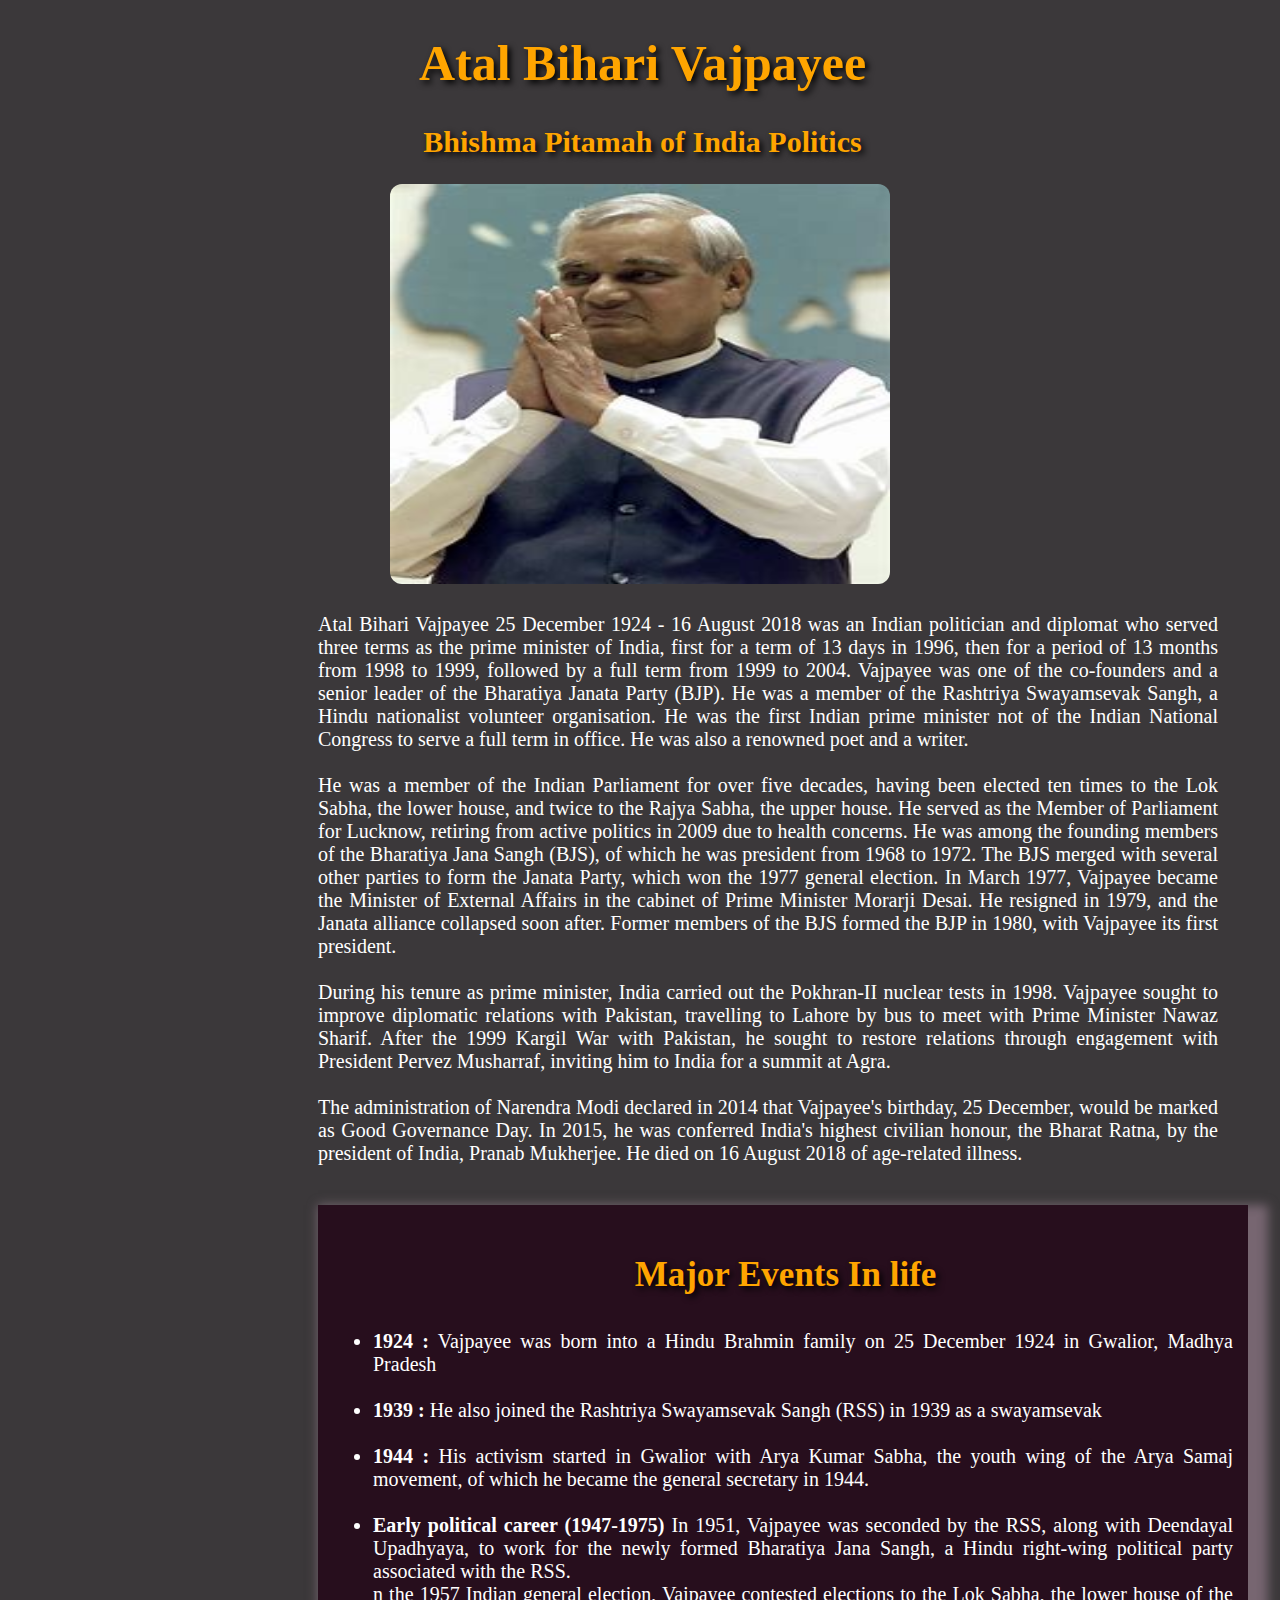
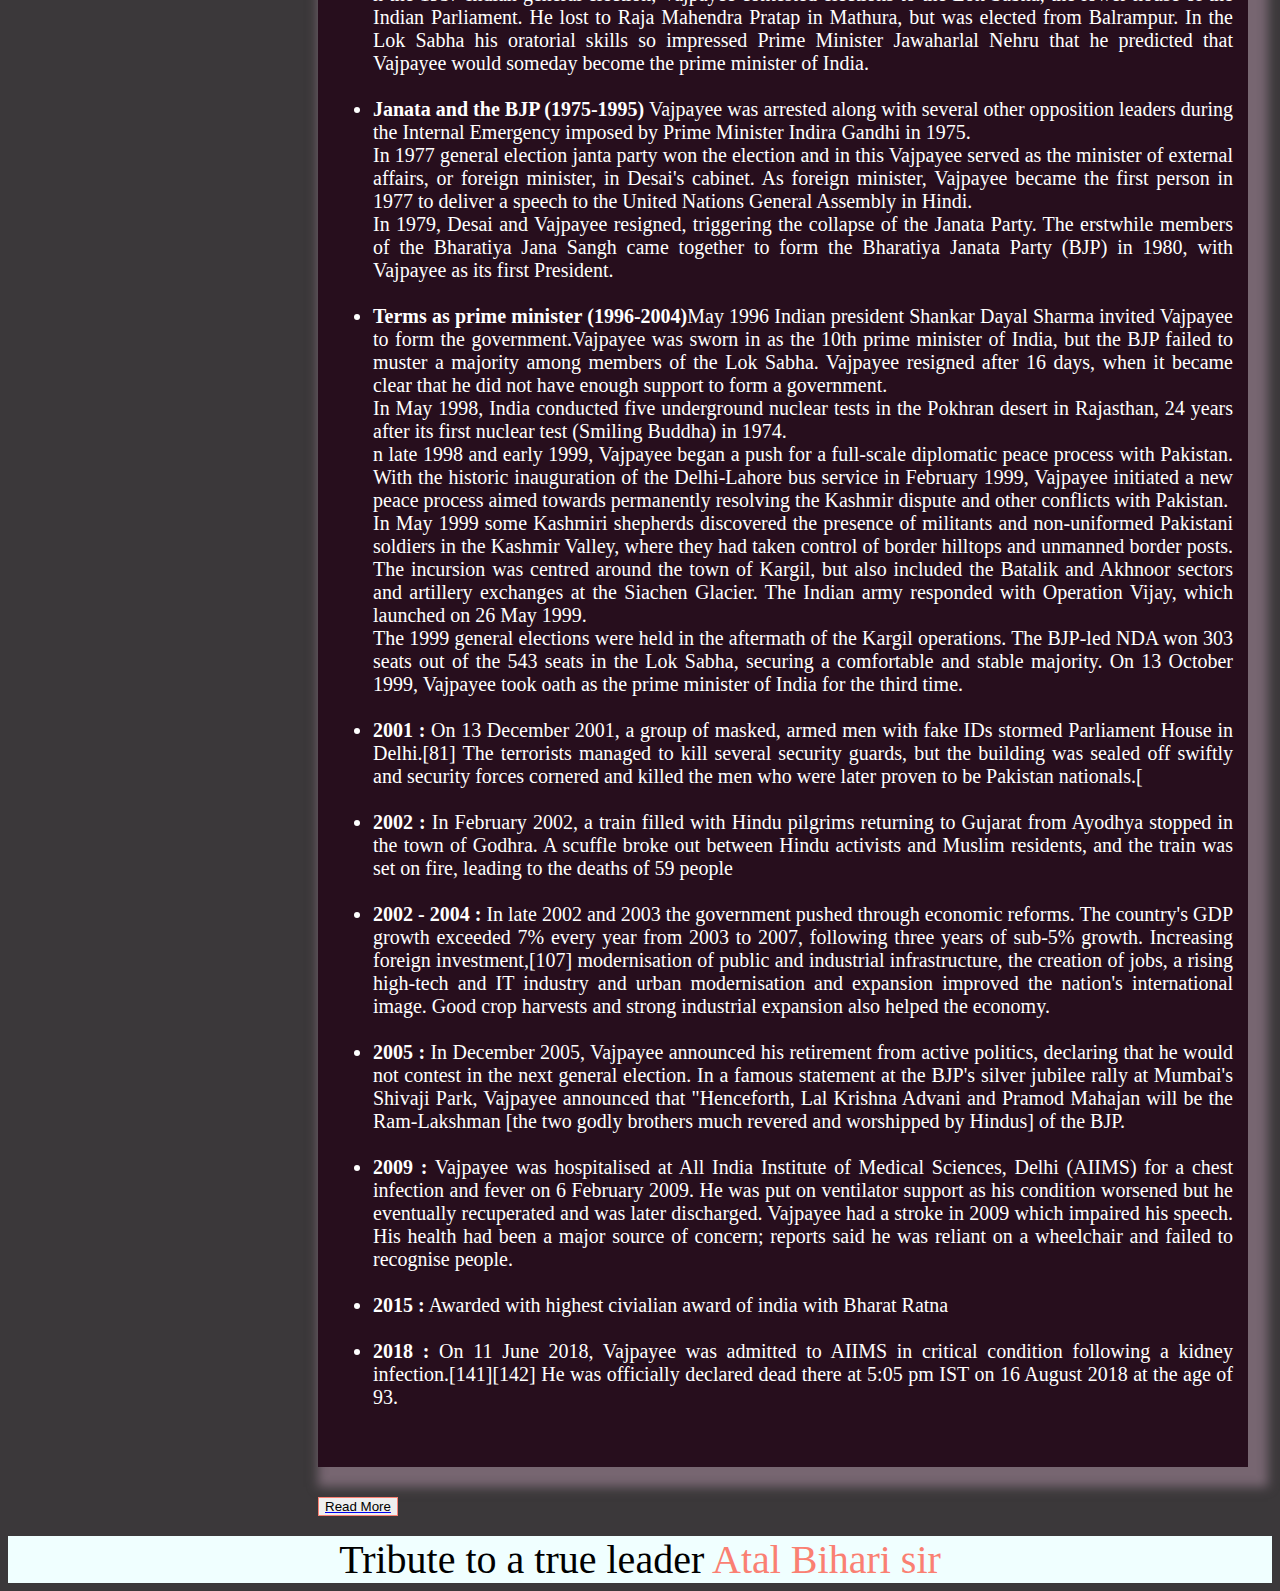
<file: Task1 Tribute page/index.html>
<!DOCTYPE html>
<html lang="en">

<head>
    <meta charset="UTF-8">
    <meta http-equiv="X-UA-Compatible" content="IE=edge">
    <meta name="viewport" content="width=device-width, initial-scale=1.0">
    <title>Tribute Page</title>
    <link rel="stylesheet" href="./style.css">
</head>

<body>
    <h1>Atal Bihari Vajpayee</h1>

    <h2> Bhishma Pitamah of India Politics</h2>

    <img src="./image/main.png" alt=" Lata Mangeshkar " id="img">

    <p id="caption"> Atal Bihari Vajpayee 25 December 1924 - 16 August 2018 was an Indian politician and diplomat who
        served three terms as the prime minister of India, first for a term of 13 days in 1996, then for a period of 13
        months from 1998 to 1999, followed by a full term from 1999 to 2004. Vajpayee was one of the co-founders and a
        senior leader of the Bharatiya Janata Party (BJP). He was a member of the Rashtriya Swayamsevak Sangh, a Hindu
        nationalist volunteer organisation. He was the first Indian prime minister not of the Indian National Congress
        to serve a full term in office. He was also a renowned poet and a writer. <br><br>

        He was a member of the Indian Parliament for over five decades, having been elected ten times to the Lok Sabha,
        the lower house, and twice to the Rajya Sabha, the upper house. He served as the Member of Parliament for
        Lucknow, retiring from active politics in 2009 due to health concerns. He was among the founding members of the
        Bharatiya Jana Sangh (BJS), of which he was president from 1968 to 1972. The BJS merged with several other
        parties to form the Janata Party, which won the 1977 general election. In March 1977, Vajpayee became the
        Minister of External Affairs in the cabinet of Prime Minister Morarji Desai. He resigned in 1979, and the Janata
        alliance collapsed soon after. Former members of the BJS formed the BJP in 1980, with Vajpayee its first
        president.
        <br><br>
        During his tenure as prime minister, India carried out the Pokhran-II nuclear tests in 1998. Vajpayee sought to
        improve diplomatic relations with Pakistan, travelling to Lahore by bus to meet with Prime Minister Nawaz
        Sharif. After the 1999 Kargil War with Pakistan, he sought to restore relations through engagement with
        President Pervez Musharraf, inviting him to India for a summit at Agra.
        <br><br>
        The administration of Narendra Modi declared in 2014 that Vajpayee's birthday, 25 December, would be marked as
        Good Governance Day. In 2015, he was conferred India's highest civilian honour, the Bharat Ratna, by the
        president of India, Pranab Mukherjee. He died on 16 August 2018 of age-related illness.
    </p>

    <div class="data">

        <h3>
            Major Events In life
        </h3>
        <ul>
            <li> <b>1924 :</b> Vajpayee was born into a Hindu Brahmin family on 25 December 1924 in Gwalior, Madhya
                Pradesh</li> <br>

            <li> <b> 1939 : </b> He also joined the Rashtriya Swayamsevak Sangh (RSS) in 1939 as a swayamsevak</li> <br>

            <li> <b>1944 : </b> His activism started in Gwalior with Arya Kumar Sabha, the youth wing of the Arya Samaj
                movement, of which he became the general secretary in 1944.</li> <br>

            <li> <b>Early political career (1947-1975) </b> In 1951, Vajpayee was seconded by the RSS, along with
                Deendayal Upadhyaya, to work for the newly formed Bharatiya Jana Sangh, a Hindu right-wing political
                party associated with the RSS.
                <br>n the 1957 Indian general election, Vajpayee contested elections to the Lok Sabha, the lower house
                of the Indian Parliament. He lost to Raja Mahendra Pratap in Mathura, but was elected from Balrampur. In
                the Lok Sabha his oratorial skills so impressed Prime Minister Jawaharlal Nehru that he predicted that
                Vajpayee would someday become the prime minister of India.
            </li> <br>

            <li> <b>Janata and the BJP (1975-1995)</b> Vajpayee was arrested along with several other opposition leaders
                during the Internal Emergency imposed by Prime Minister Indira Gandhi in 1975. <br>In 1977 general
                election janta party won the election and in this Vajpayee served as the minister of external affairs,
                or foreign minister, in Desai's cabinet. As foreign minister, Vajpayee became the first person in 1977
                to deliver a speech to the United Nations General Assembly in Hindi. <br>In 1979, Desai and Vajpayee
                resigned, triggering the collapse of the Janata Party. The erstwhile members of the Bharatiya Jana Sangh
                came together to form the Bharatiya Janata Party (BJP) in 1980, with Vajpayee as its first President.
            </li> <br>

            <li> <b>Terms as prime minister (1996-2004)</b>May 1996 Indian president Shankar Dayal Sharma invited
                Vajpayee to form the government.Vajpayee was sworn in as the 10th prime minister of India, but the BJP
                failed to muster a majority among members of the Lok Sabha. Vajpayee resigned after 16 days, when it
                became clear that he did not have enough support to form a government. <br> In May 1998, India conducted
                five underground nuclear tests in the Pokhran desert in Rajasthan, 24 years after its first nuclear test
                (Smiling Buddha) in 1974. <br> n late 1998 and early 1999, Vajpayee began a push for a full-scale
                diplomatic peace process with Pakistan. With the historic inauguration of the Delhi-Lahore bus service
                in February 1999, Vajpayee initiated a new peace process aimed towards permanently resolving the Kashmir
                dispute and other conflicts with Pakistan. <br> In May 1999 some Kashmiri shepherds discovered the
                presence of militants and non-uniformed Pakistani soldiers in the Kashmir Valley, where they had taken
                control of border hilltops and unmanned border posts. The incursion was centred around the town of
                Kargil, but also included the Batalik and Akhnoor sectors and artillery exchanges at the Siachen
                Glacier.
                The Indian army responded with Operation Vijay, which launched on 26 May 1999. <br> The 1999 general
                elections were held in the aftermath of the Kargil operations. The BJP-led NDA won 303 seats out of the
                543 seats in the Lok Sabha, securing a comfortable and stable majority. On 13 October 1999, Vajpayee
                took oath as the prime minister of India for the third time. </li> <br>

            <li> <b>2001 :</b> On 13 December 2001, a group of masked, armed men with fake IDs stormed Parliament House in Delhi.[81] The terrorists managed to kill several security guards, but the building was sealed off swiftly and security forces cornered and killed the men who were later proven to be Pakistan nationals.[</li> <br>

            <li> <b>2002 :</b> In February 2002, a train filled with Hindu pilgrims returning to Gujarat from Ayodhya stopped in the town of Godhra. A scuffle broke out between Hindu activists and Muslim residents, and the train was set on fire, leading to the deaths of 59 people</li> <br>

            <li> <b>2002 - 2004 :</b> In late 2002 and 2003 the government pushed through economic reforms. The country's GDP growth exceeded 7% every year from 2003 to 2007, following three years of sub-5% growth. Increasing foreign investment,[107] modernisation of public and industrial infrastructure, the creation of jobs, a rising high-tech and IT industry and urban modernisation and expansion improved the nation's international image. Good crop harvests and strong industrial expansion also helped the economy.</li> <br>

            <li> <b> 2005 :</b> In December 2005, Vajpayee announced his retirement from active politics, declaring that he would not contest in the next general election. In a famous statement at the BJP's silver jubilee rally at Mumbai's Shivaji Park, Vajpayee announced that "Henceforth, Lal Krishna Advani and Pramod Mahajan will be the Ram-Lakshman [the two godly brothers much revered and worshipped by Hindus] of the BJP.</li> <br>

            <li> <b> 2009 :</b> Vajpayee was hospitalised at All India Institute of Medical Sciences, Delhi (AIIMS) for a chest infection and fever on 6 February 2009. He was put on ventilator support as his condition worsened but he eventually recuperated and was later discharged. Vajpayee had a stroke in 2009 which impaired his speech. His health had been a major source of concern; reports said he was reliant on a wheelchair and failed to recognise people. </li> <br>

            <li> <b>2015 :</b> Awarded with highest civialian award of india with Bharat Ratna</li> <br>

            <li> <b> 2018 :</b> On 11 June 2018, Vajpayee was admitted to AIIMS in critical condition following a kidney infection.[141][142] He was officially declared dead there at 5:05 pm IST on 16 August 2018 at the age of 93.
            </li> <br>

        </ul>
    </div>
    <div class="link">
        <a href="http://https://en.wikipedia.org/wiki/Atal_Bihari_Vajpayee#:~:text=Atal%20Bihari%20Vajpayee%20%28%20Hindustani%20pronunciation%3A%20%5B%C9%99%CA%88%C9%99l%20b%C9%AA%C9%A6a%CB%90%C9%BEi%CB%90,by%20a%20full%20term%20from%201999%20to%202004."><button class="btn">Read More</button></a>
    </div>
    <footer>Tribute to a true leader <span>Atal Bihari sir</span></footer>
</body>

</html>
</file>
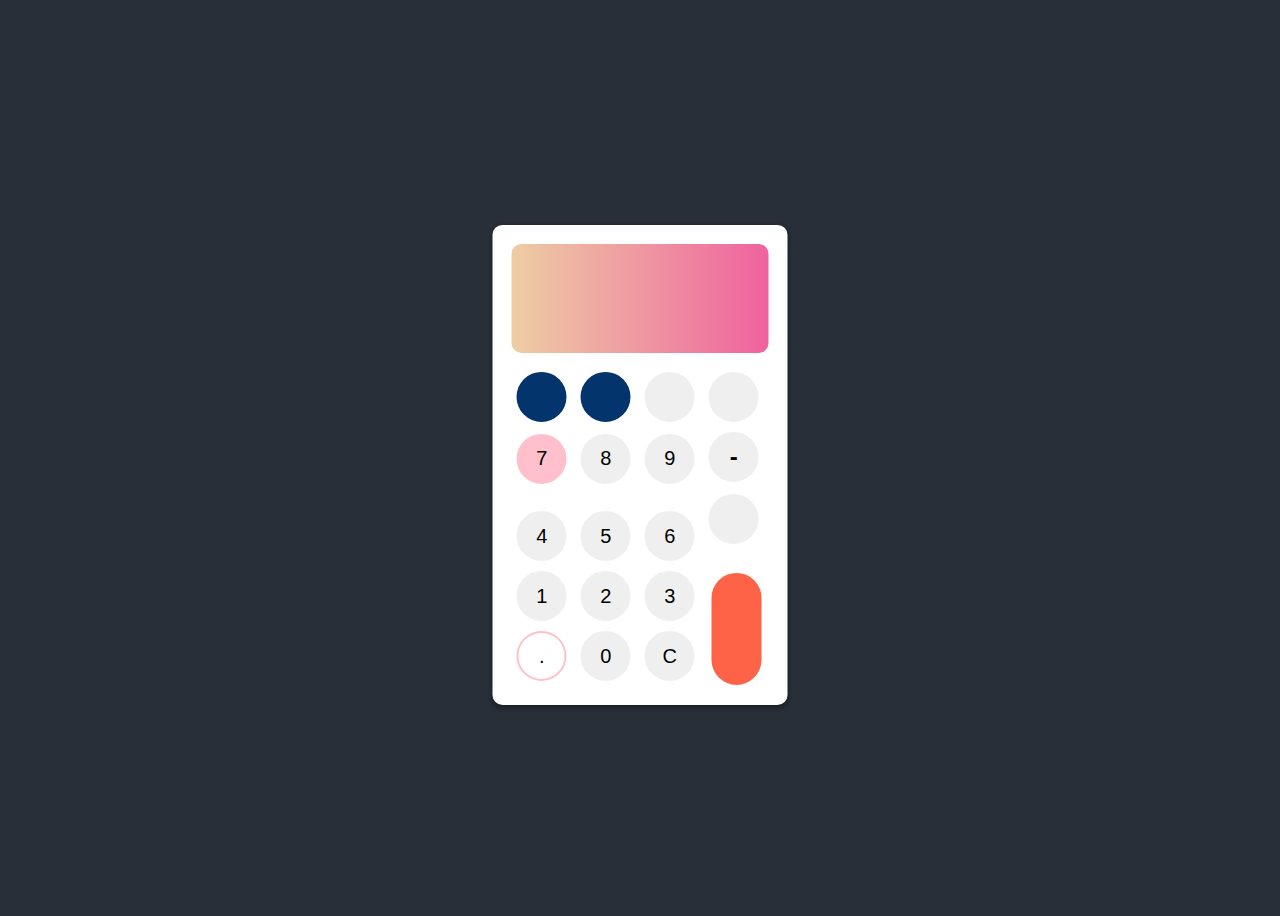
<file: Task2 Calculator/index.html>
<!DOCTYPE html>
<html>
    <head>
    
    <meta charset="UTF-8">
    <meta name="viewport" content="width=device-width, initial-scale=1.0, user-scalable=no"> 
    
    <link rel="stylesheet" href="https://use.fontawesome.com/releases/v5.3.1/css/all.css" integrity="sha384-mzrmE5qonljUremFsqc01SB46JvROS7bZs3IO2EmfFsd15uHvIt+Y8vEf7N7fWAU" crossorigin="anonymous">
    <link rel="stylesheet" href="style.css">
             
        
    <title>Simple Calculator</title>
    
    </head>
    
    <body>
   
    <!-- Container  --> 
    <div id="container">
        
        <div id="output" >
        <div id="output1" ></div>     
        <div id="output2" ></div>
        </div>
        
         <!-- Keypad  -->
         <div id="keypad" >
          
          <div class="set">
              
           <button type="text" id="back" class="button" onclick="back()"><i class="fas fa-backspace"></i></button>
            <button type="text" id="operators" class="button" onclick="view('*')"><i class="fas fa-times"></i></button>
           <button type="text"  class="button" onclick="view('/')"><i class="fas fa-divide"></i></button>
            <button type="text"  class="button" onclick="view('+')"><i class="fas fa-plus"></i></button>   
          </div>
          
          <div class="set">
              
           <button type="number" id="numbers" class="button" onclick="view(7)">7</button>
          <button type="number"  class="button" onclick="view(8)">8</button>
           <button type="number"  class="button" onclick="view(9)">9</button>
            <button type="text"  class="button" onclick="view('-')"><big><b>-</b></big></button>   
          </div>
          
          <div class="set">
              
           <button type="number"  class="button" onclick="view(4)">4</button>
          <button type="number"  class="button" onclick="view(5)">5</button>
           <button type="text"  class="button" onclick="view(6)">6</button>
            <button type="number"  class="button" onclick="view('%')"><b><i class="fas fa-percent"></i></b></button>   
          </div>
          
          <div class="set">
              
           <button type="number"  class="button" onclick="view(1)">1</button>
          <button type="number"  class="button" onclick="view(2)">2</button>
           <button type="number"  class="button" onclick="view(3)">3</button>
            <button type="text" id="equal" onclick="eq()"><i class="fas fa-equals"></i></button>
          </div>
          
          
          <div class="set">
           <button type="text" id="Snumber" class="button" onclick="view('.')">.</button>
          <button type="number"  class="button" onclick="view(0)">0</button>
           <button type="text"  class="button" onclick="clr()">C</button>
            
          </div>
          
         
             
         </div>
    </div>
    <script src="./index.js"></script>
   
    
    </body>
</html>

 <!--   -->
</file>
<file: Task1 Tribute page/style.css>
body{
    background-color: rgb(59, 56, 58);
    text-align:center ;
}
h1{
    font-size: 50px;
    color:orange;
    text-align:center;
    text-shadow: 2px;
    text-indent: 5px;
    text-shadow: 3px 3px 6px #000000;
}
h2{
    font-size: 30px;
    color:orange;
    text-align:center;
    text-shadow: 2px;
    text-indent: 5px;
    text-shadow: 3px 3px 6px #000000;
}
h3{
    font-size: 35px;
    color:orange;
    text-align:center;
    text-shadow: 2px;
    text-indent: 5px;
    text-shadow: 3px 3px 6px #000000;
}
#img{
    text-align: center;
    width: 500px;
    height: 400px;
    border-radius: 12px;
    border: 2px solid wheat;
    border: 300px;
}
#caption{
    font-size:20px ;
    text-align: center;
    text-align: justify;
    font-family: 'Gill Sans';
    color: #000000;
    width: 900px;
    margin-left: 310px;
    margin-right: 310px;
    margin-top: 25px;
    margin-bottom: 40px;
    color: white;
}
.data{
   background-color:#270e1d;
    box-shadow: 10px 10px 10px 10px rgb(119, 102, 113);
    padding: 15px 15px;
    margin-bottom: 11px;
    margin-top: 30px;
    font-size: 20px;
    text-align: center;
    text-align: justify;
    width: 900px;
    margin-left: 310px;
    margin-right: 310px;
    color: white;
    
}
.link{
    font-size: 20px;
    color: white;
    text-align: center;
    text-align: justify;
    margin-left: 310px;
    margin-right: 310px;
    margin-top: 30px;
    margin-bottom: 20px;

} 
.btn{
    display: flex;
    justify-items: center;
    align-items: center;
    border: 1px solid salmon;
} 
footer{
    background-color: azure;
    color: #000000;
    font-size: 40px;
}
span{
    color: salmon;
}
</file>
<file: Task2 Calculator/style.css>
body {
  display: flex;
  justify-content: center;
  align-items: center;
  min-height: 100vh;
  background: #282f39;
}

#container {
  position: absolute;
  background-color: #fff;
  width: 285px;
  height: auto;
  top: 50%;
  left: 50%;
  transform: translate(-50%,-50%);
  margin: auto;
  margin-top: 15px;
  border-radius: 10px;
  box-shadow: 0 1px 3px rgba(0, 0, 0, 0.12), 0 3px 5px rgba(0, 0, 0, 0.3);
  padding: 5px;
}


#output {
  display: block;
  position: relative;
  background-image: -webkit-linear-gradient(left, #EECDA3, #EF629F);
  width: 80%;
  height: 80px;
  margin: 5%;
  border-radius: 10px;
  padding: 5%;
  text-align: right;
  user-select: auto;
}

#output1 {
  color: gray;
  font-size: 17px;
  margin-top: 20px;
}

#output2 {
  color: white;
  font-size: 28px;
  overflow: auto;
}

#keypad {
  display: block;
  position: relative;
  width: 90%;
  height: 65%;
  margin: 5%;
  border-radius: 10px;
}

.set {
  display: block;
  position: relative;
}
 
.button {
  display: inline-block;
  position: relative;
  height: 50px;
  width: 50px;
  border-radius: 50%;
  margin: 5px;
  border: none;
  outline: none;
  font-size: 20px;
}

.button:active {
  transform: scale(0.8);
}


#equal {
  display: inline-block;
  position: absolute;
  height: 112px;
  width: 50px;
  border-radius: 30px;
  margin: 7px auto 5px 12px;
  border: none;
  outline: none;
  background-color: tomato;
  color: white;
  z-index: 2;
}

#equal:active {
  transform: scale(0.8);
}

#operators,
#back {
  background-color: #03346C;
  color: white;
  font-size: 18px;
  padding-top: 3px;
}

#back {
  padding-top: 5px;
  padding-right: 7px;
}

#numbers {
  background-color: pink;
  color: black;
}

#Snumber {
  background-color: white;
  color: black;
  border: 2px solid pink;
}
</file>
